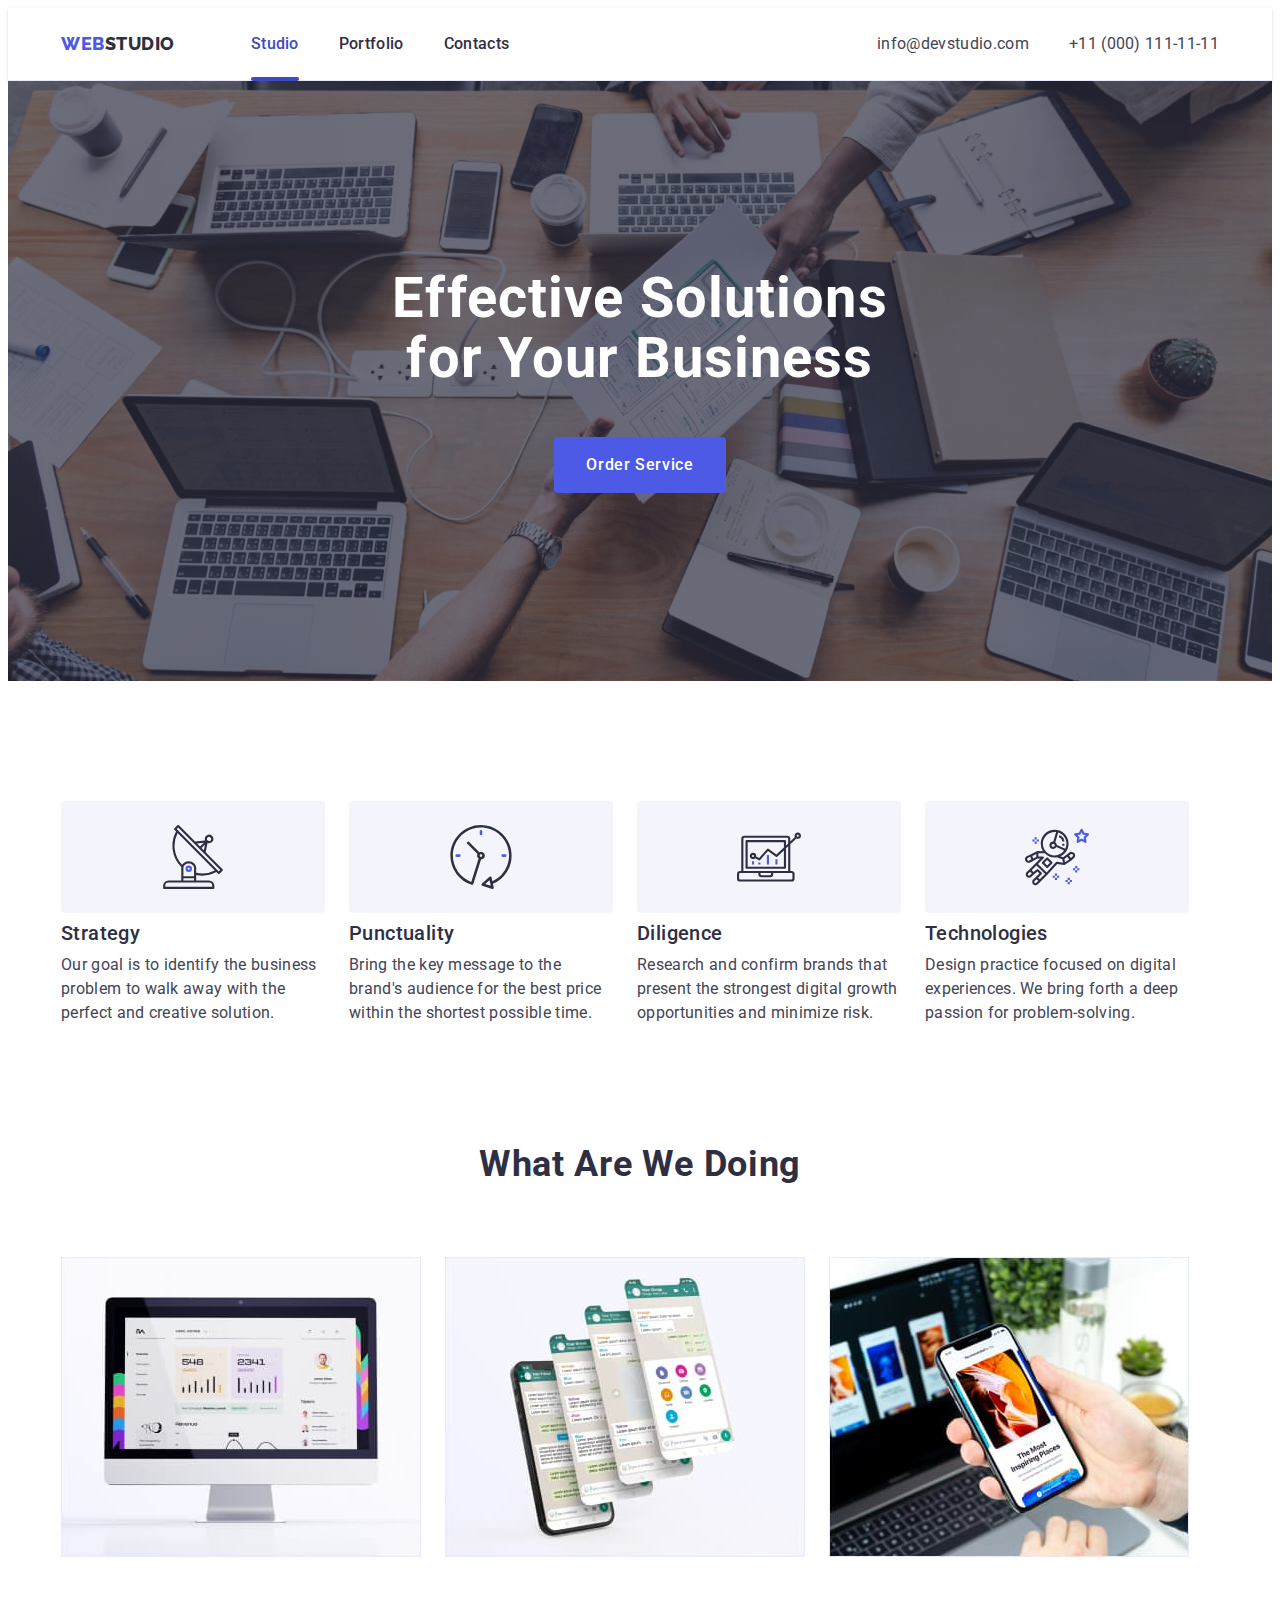
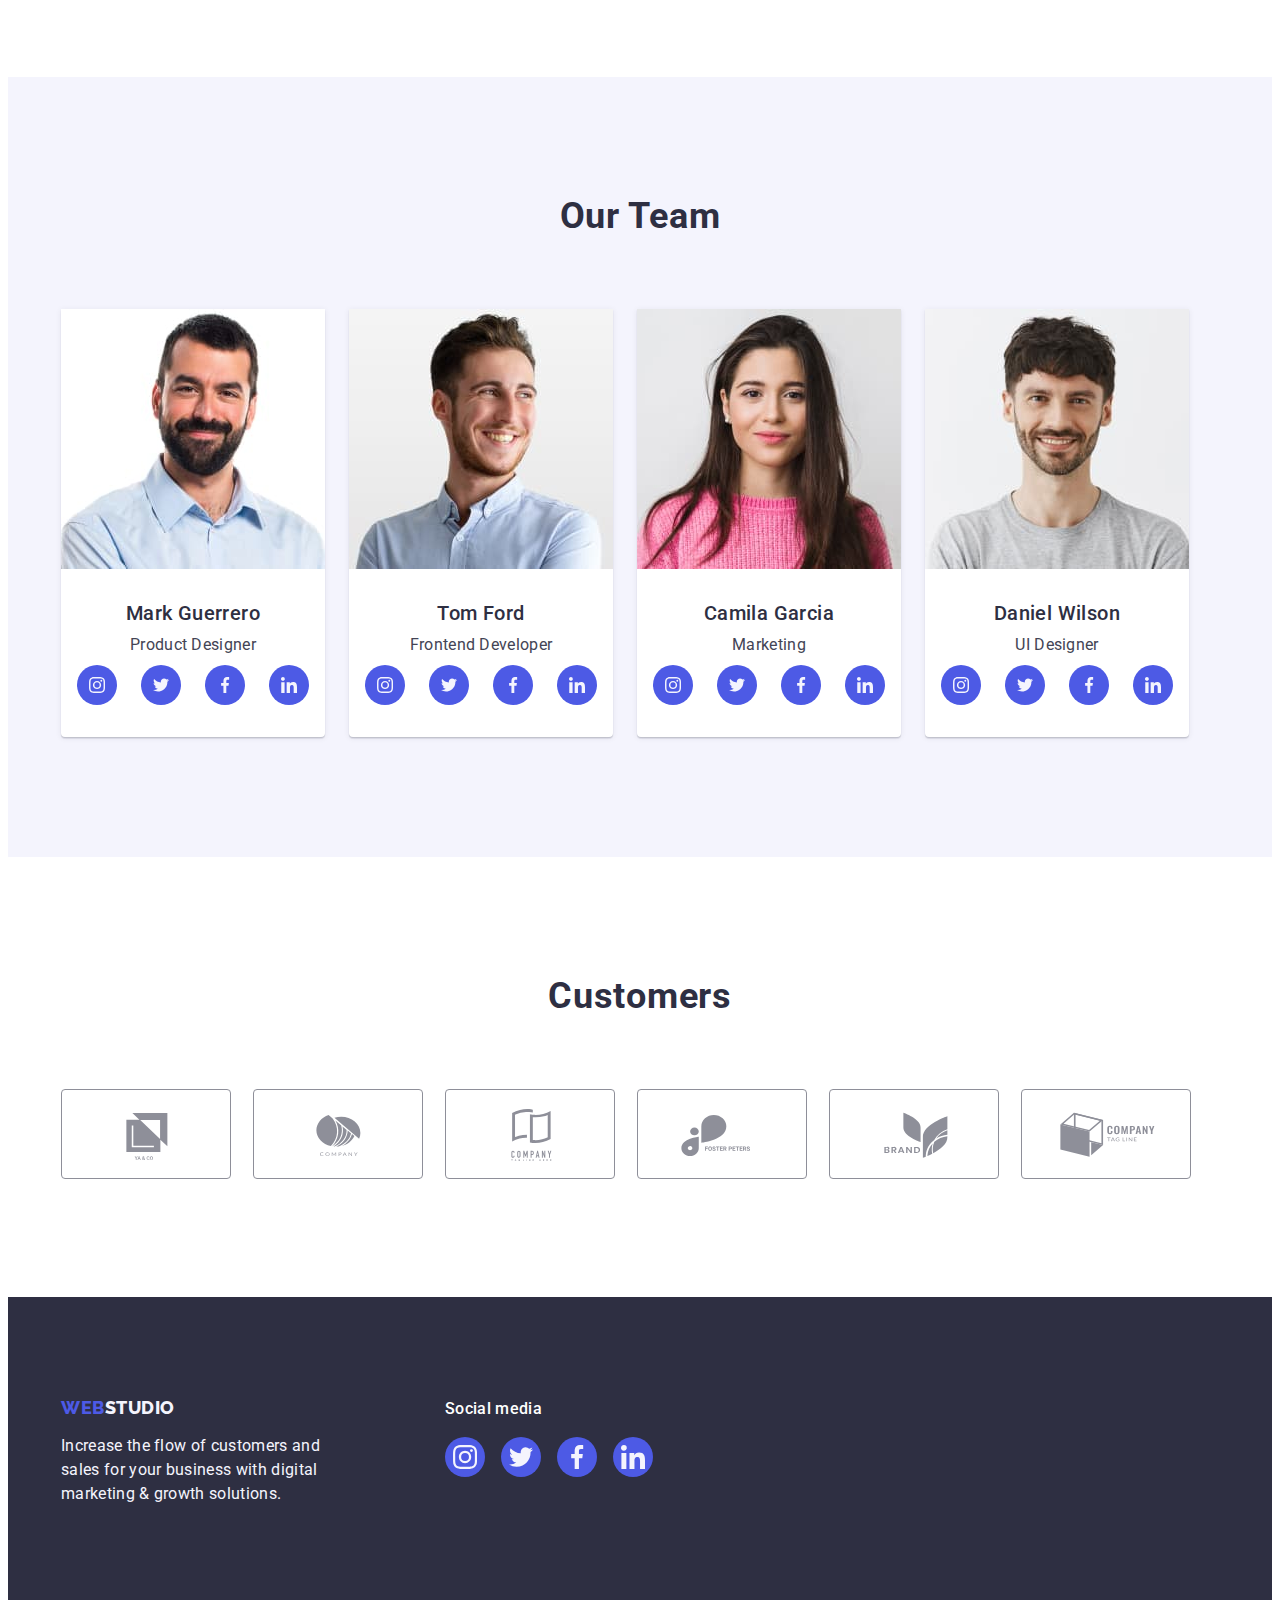
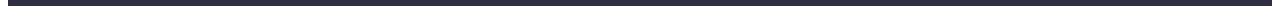
<file: index.html>
<!DOCTYPE html>
<html lang="en">
  <head>
    <meta charset="UTF-8" />
    <meta http-equiv="X-UA-Compatible" content="IE=edge" />
    <meta name="viewport" content="width=device-width, initial-scale=1.0" />
    <title>Document</title>
    <link rel="preconnect" href="https://fonts.googleapis.com" />
    <link rel="preconnect" href="https://fonts.gstatic.com" crossorigin />
    <link
      href="https://fonts.googleapis.com/css2?family=Montserrat:wght@400;700&family=Raleway:wght@800&family=Roboto:wght@400;500;700;900&display=swap"
      rel="stylesheet"
    />
    <link
      rel="stylesheet"
      href="https://cdnjs.cloudflare.com/ajax/libs/modern-normalize/1.1.0/modern-normalize.min.css"
      integrity="sha512-wpPYUAdjBVSE4KJnH1VR1HeZfpl1ub8YT/NKx4PuQ5NmX2tKuGu6U/JRp5y+Y8XG2tV+wKQpNHVUX03MfMFn9Q=="
      crossorigin="anonymous"
      referrerpolicy="no-referrer"
    />
    <link rel="stylesheet" href="./css/styles.css" />
  </head>
  <body>
    <header class="header">
      <div class="conteiner main-nav">
        <a class="logo link" href="./index.html">
          Web<span class="logo-two">Studio</span>
        </a>
        <nav class="site-nav">
          <ul class="list">
            <li class="item">
              <a class="link current" href="./index.html">Studio</a>
            </li>
            <li class="item">
              <a class="link" href="./portfolio.html">Portfolio</a>
            </li>
            <li class="item"><a class="nav link" href="">Contacts</a></li>
          </ul>
        </nav>
        <address class="address">
          <ul class="list">
            <li class="item">
              <a class="link" href="mailto:info@devstudio.com"
                >info@devstudio.com</a
              >
            </li>
            <li class="item">
              <a class="link" href="tel:+110001111111">+11 (000) 111-11-11</a>
            </li>
          </ul>
        </address>
      </div>
    </header>
    <main>
      <!-- hero page -->

      <section class="hero">
        <div class="conteiner">
          <h1 class="hero-title">Effective Solutions for Your Business</h1>
          <button type="button" class="button hero-btn" data-modal-open>
            Order Service
          </button>
        </div>
      </section>

      <section class="section advantages">
        <div class="conteiner">
          <h2 class="section-title visually-hidden">advantages</h2>
          <ul class="list">
            <li class="item">
              <div class="icon-advantages">
                <svg width="64px" height="64px">
                  <use href="./images/icons.svg#icon-antenna"></use>
                </svg>
              </div>
              <h3 class="advantages-list-title">Strategy</h3>
              <p class="text">
                Our goal is to identify the business problem to walk away with
                the perfect and creative solution.
              </p>
            </li>
            <li class="item">
              <div class="icon-advantages">
                <svg width="64px" height="64px">
                  <use href="./images/icons.svg#icon-clock"></use>
                </svg>
              </div>
              <h3 class="advantages-list-title">Punctuality</h3>
              <p class="text">
                Bring the key message to the brand's audience for the best price
                within the shortest possible time.
              </p>
            </li>
            <li class="item">
              <div class="icon-advantages">
                <svg width="64px" height="64px">
                  <use href="./images/icons.svg#icon-diagram"></use>
                </svg>
              </div>
              <h3 class="advantages-list-title">Diligence</h3>
              <p class="text">
                Research and confirm brands that present the strongest digital
                growth opportunities and minimize risk.
              </p>
            </li>
            <li class="item">
              <div class="icon-advantages">
                <svg width="64px" height="64px">
                  <use href="./images/icons.svg#icon-astronaut"></use>
                </svg>
              </div>
              <h3 class="advantages-list-title">Technologies</h3>
              <p class="text">
                Design practice focused on digital experiences. We bring forth a
                deep passion for problem-solving.
              </p>
            </li>
          </ul>
        </div>
      </section>

      <section class="section work">
        <div class="conteiner">
          <h2 class="section-title">What Are We Doing</h2>
          <ul class="list">
            <li class="item">
              <img
                class="img"
                src="./images/img1.jpg"
                alt="properties 1"
                width="360"
              />
            </li>
            <li class="item">
              <img
                class="img"
                src="./images/img2.jpg"
                alt="properties 2"
                width="360"
              />
            </li>
            <li class="item">
              <img
                class="img"
                src="./images/img3.jpg"
                alt="properties 3"
                width="360"
              />
            </li>
          </ul>
        </div>
      </section>

      <section class="section team">
        <div class="conteiner">
          <h2 class="section-title">Our Team</h2>
          <ul class="team-list list">
            <li class="person">
              <img
                class="img"
                src="./images/photo1.jpg"
                alt="Photo Mark Guerrero"
                width="264"
              />
              <div class="card">
                <h3 class="name">Mark Guerrero</h3>
                <p class="text">Product Designer</p>
                <ul class="soc-list list">
                  <li class="soc-list-item">
                    <a href="" class="link">
                      <svg class="soc-list-icon" width="16px" height="16px">
                        <use
                          href="./images/icons.svg#icon-instagram"
                        ></use></svg
                    ></a>
                  </li>
                  <li class="soc-list-item">
                    <a href="" class="link">
                      <svg class="soc-list-icon" width="16px" height="16px">
                        <use href="./images/icons.svg#icon-twitter"></use></svg
                    ></a>
                  </li>
                  <li class="soc-list-item">
                    <a href="" class="link">
                      <svg class="soc-list-icon" width="16px" height="16px">
                        <use href="./images/icons.svg#icon-facebook"></use></svg
                    ></a>
                  </li>
                  <li class="soc-list-item">
                    <a href="" class="link">
                      <svg class="soc-list-icon" width="16px" height="16px">
                        <use href="./images/icons.svg#icon-linkedin"></use></svg
                    ></a>
                  </li>
                </ul>
              </div>
            </li>
            <li class="person">
              <img
                class="img"
                src="./images/photo2.jpg"
                alt="Photo Tom Ford"
                width="264"
              />
              <div class="card">
                <h3 class="name">Tom Ford</h3>
                <p class="text">Frontend Developer</p>
                <ul class="soc-list list">
                  <li class="soc-list-item">
                    <a href="" class="link">
                      <svg class="soc-list-icon" width="16px" height="16px">
                        <use
                          href="./images/icons.svg#icon-instagram"
                        ></use></svg
                    ></a>
                  </li>
                  <li class="soc-list-item">
                    <a href="" class="link">
                      <svg class="soc-list-icon" width="16px" height="16px">
                        <use href="./images/icons.svg#icon-twitter"></use></svg
                    ></a>
                  </li>
                  <li class="soc-list-item">
                    <a href="" class="link">
                      <svg class="soc-list-icon" width="16px" height="16px">
                        <use href="./images/icons.svg#icon-facebook"></use></svg
                    ></a>
                  </li>
                  <li class="soc-list-item">
                    <a href="" class="link">
                      <svg class="soc-list-icon" width="16px" height="16px">
                        <use href="./images/icons.svg#icon-linkedin"></use></svg
                    ></a>
                  </li>
                </ul>
              </div>
            </li>
            <li class="person">
              <img
                class="img"
                src="./images/photo3.jpg"
                alt="Photo Camila Garcia"
                width="264"
              />
              <div class="card">
                <h3 class="name">Camila Garcia</h3>
                <p class="text">Marketing</p>
                <ul class="soc-list list">
                  <li class="soc-list-item">
                    <a href="" class="link">
                      <svg class="soc-list-icon" width="16px" height="16px">
                        <use
                          href="./images/icons.svg#icon-instagram"
                        ></use></svg
                    ></a>
                  </li>
                  <li class="soc-list-item">
                    <a href="" class="link">
                      <svg class="soc-list-icon" width="16px" height="16px">
                        <use href="./images/icons.svg#icon-twitter"></use></svg
                    ></a>
                  </li>
                  <li class="soc-list-item">
                    <a href="" class="link">
                      <svg class="soc-list-icon" width="16px" height="16px">
                        <use href="./images/icons.svg#icon-facebook"></use></svg
                    ></a>
                  </li>
                  <li class="soc-list-item">
                    <a href="" class="link">
                      <svg class="soc-list-icon" width="16px" height="16px">
                        <use href="./images/icons.svg#icon-linkedin"></use></svg
                    ></a>
                  </li>
                </ul>
              </div>
            </li>
            <li class="person">
              <img
                class="img"
                src="./images/photo4.jpg"
                alt="Photo Daniel Wilson"
                width="264"
              />
              <div class="card">
                <h3 class="name">Daniel Wilson</h3>
                <p class="text">UI Designer</p>
                <ul class="soc-list list">
                  <li class="soc-list-item">
                    <a href="" class="link">
                      <svg class="soc-list-icon" width="16px" height="16px">
                        <use
                          href="./images/icons.svg#icon-instagram"
                        ></use></svg
                    ></a>
                  </li>
                  <li class="soc-list-item">
                    <a href="" class="link">
                      <svg class="soc-list-icon" width="16px" height="16px">
                        <use href="./images/icons.svg#icon-twitter"></use></svg
                    ></a>
                  </li>
                  <li class="soc-list-item">
                    <a href="" class="link">
                      <svg class="soc-list-icon" width="16px" height="16px">
                        <use href="./images/icons.svg#icon-facebook"></use></svg
                    ></a>
                  </li>
                  <li class="soc-list-item">
                    <a href="" class="link">
                      <svg class="soc-list-icon" width="16px" height="16px">
                        <use href="./images/icons.svg#icon-linkedin"></use></svg
                    ></a>
                  </li>
                </ul>
              </div>
            </li>
          </ul>
        </div>
      </section>

      <section class="section customers">
        <div class="conteiner">
          <h2 class="section-title">Customers</h2>
          <ul class="customers-list list">
            <li class="customers-list-item">
              <a href="" class="link">
                <svg class="customers-list-icon" width="104px" height="56px">
                  <use href="./images/icons.svg#icon-Logo-ya-co"></use></svg
              ></a>
            </li>
            <li class="customers-list-item">
              <a href="" class="link">
                <svg class="customers-list-icon" width="104px" height="56px">
                  <use href="./images/icons.svg#icon-Logo-company-2"></use></svg
              ></a>
            </li>
            <li class="customers-list-item">
              <a href="" class="link">
                <svg class="customers-list-icon" width="104px" height="56px">
                  <use href="./images/icons.svg#icon-Logo-company"></use></svg
              ></a>
            </li>
            <li class="customers-list-item">
              <a href="" class="link">
                <svg class="customers-list-icon" width="104px" height="56px">
                  <use
                    href="./images/icons.svg#icon-Logo-foster-peters"
                  ></use></svg
              ></a>
            </li>
            <li class="customers-list-item">
              <a href="" class="link">
                <svg class="customers-list-icon" width="104px" height="56px">
                  <use href="./images/icons.svg#icon-Logo-brand"></use></svg
              ></a>
            </li>
            <li class="customers-list-item">
              <a href="" class="link">
                <svg class="customers-list-icon" width="104px" height="56px">
                  <use
                    href="./images/icons.svg#icon-Logo-company-tagline"
                  ></use></svg
              ></a>
            </li>
          </ul>
        </div>
      </section>
    </main>

    <footer class="footer">
      <div class="conteiner footer-flex">
        <div>
          <a class="logo link" href="./index.html">
            Web<span class="logo-three">Studio</span>
          </a>
          <p class="footer-text">
            Increase the flow of customers and sales for your business with
            digital marketing & growth solutions.
          </p>
        </div>
        <div class="social-media">
          <p class="social-media-title">Social media</p>
          <ul class="soc-list list">
            <li class="soc-list-item">
              <a href="" class="link">
                <svg class="soc-list-icon" width="24px" height="24px">
                  <use href="./images/icons.svg#icon-instagram"></use></svg
              ></a>
            </li>
            <li class="soc-list-item">
              <a href="" class="link">
                <svg class="soc-list-icon" width="24px" height="24px">
                  <use href="./images/icons.svg#icon-twitter"></use></svg
              ></a>
            </li>
            <li class="soc-list-item">
              <a href="" class="link">
                <svg class="soc-list-icon" width="24px" height="24px">
                  <use href="./images/icons.svg#icon-facebook"></use></svg
              ></a>
            </li>
            <li class="soc-list-item">
              <a href="" class="link">
                <svg class="soc-list-icon" width="24px" height="24px">
                  <use href="./images/icons.svg#icon-linkedin"></use></svg
              ></a>
            </li>
          </ul>
        </div>
      </div>
    </footer>
    <div class="backdrop is-hidden" data-modal>
      <div class="modal">
        <button type="button" class="button close-button" data-modal-close>
          <svg class="close-icon" width="8px" height="8px">
            <use href="./images/icons.svg#icon-close-black"></use>
          </svg>
        </button>
      </div>
    </div>
    <script src="./js/modal.js"></script>
  </body>
</html>
</file>
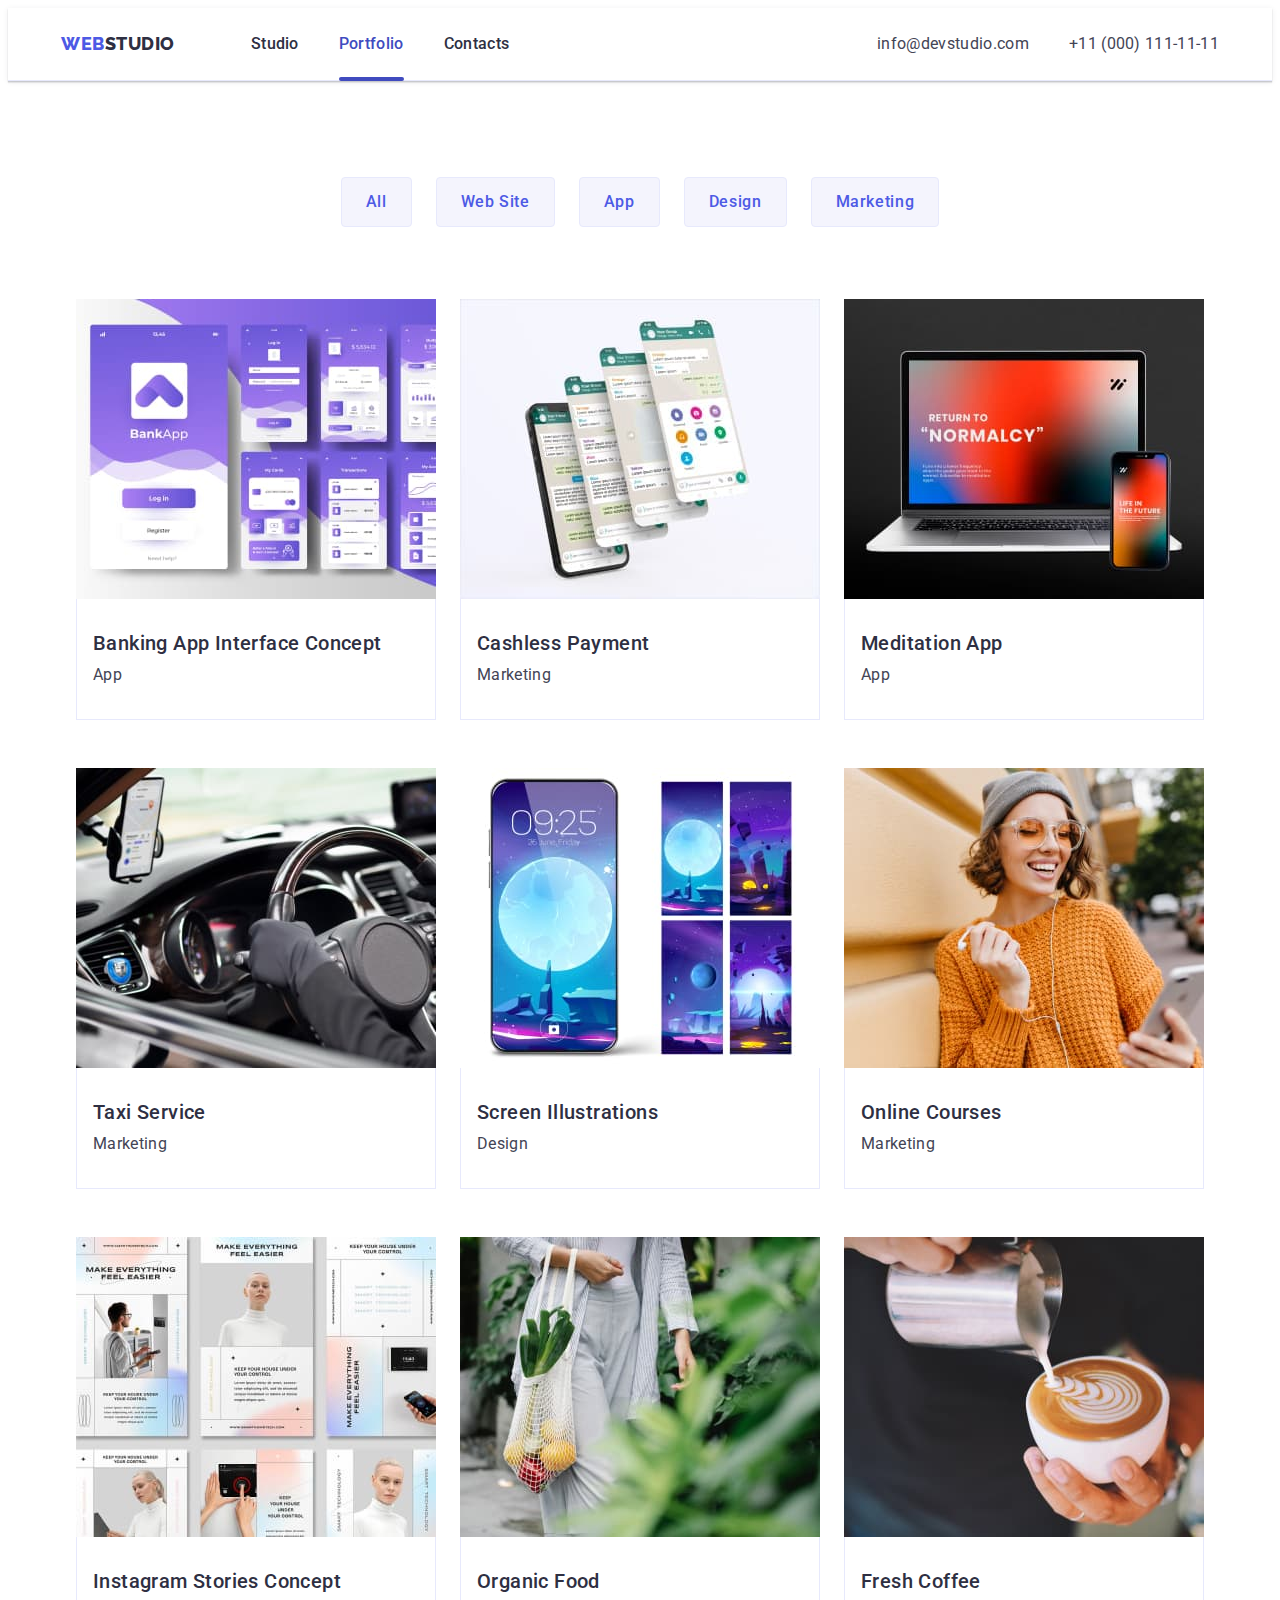
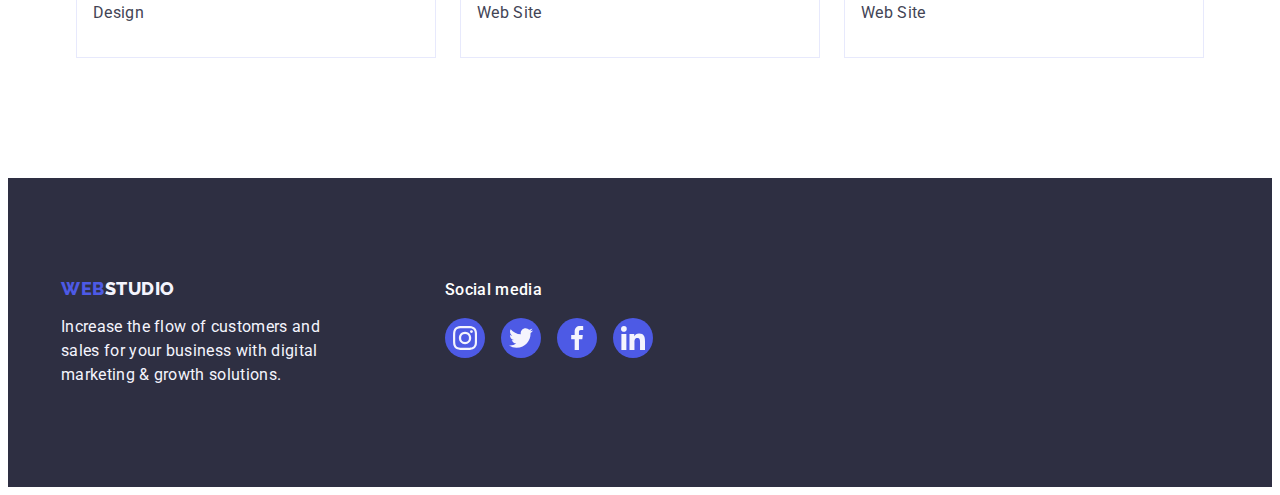
<file: portfolio.html>
<!DOCTYPE html>
<html lang="en">
  <head>
    <meta charset="UTF-8" />
    <meta http-equiv="X-UA-Compatible" content="IE=edge" />
    <meta name="viewport" content="width=device-width, initial-scale=1.0" />
    <title>Document</title>
    <link rel="preconnect" href="https://fonts.googleapis.com" />
    <link rel="preconnect" href="https://fonts.gstatic.com" crossorigin />
    <link
      href="https://fonts.googleapis.com/css2?family=Montserrat:wght@400;700&family=Raleway:wght@800&family=Roboto:wght@400;500;700;900&display=swap"
      rel="stylesheet"
    />
    <link
      rel="stylesheet"
      href="https://cdnjs.cloudflare.com/ajax/libs/modern-normalize/1.1.0/modern-normalize.min.css"
      integrity="sha512-wpPYUAdjBVSE4KJnH1VR1HeZfpl1ub8YT/NKx4PuQ5NmX2tKuGu6U/JRp5y+Y8XG2tV+wKQpNHVUX03MfMFn9Q=="
      crossorigin="anonymous"
      referrerpolicy="no-referrer"
    />
    <link rel="stylesheet" href="./css/styles.css" />
  </head>
  <body>
    <header class="header">
      <div class="conteiner main-nav">
        <a class="logo link" href="./index.html">
          Web<span class="logo-two">Studio</span>
        </a>
        <nav class="site-nav">
          <ul class="list">
            <li class="item">
              <a class="nav link" href="./index.html">Studio</a>
            </li>
            <li class="item">
              <a class="nav link current" href="./portfolio.html">Portfolio</a>
            </li>
            <li class="item"><a class="nav link" href="">Contacts</a></li>
          </ul>
        </nav>
        <address class="address">
          <ul class="list">
            <li class="item">
              <a class="address link" href="mailto:info@devstudio.com"
                >info@devstudio.com</a
              >
            </li>
            <li class="item">
              <a class="address link" href="tel:+110001111111"
                >+11 (000) 111-11-11</a
              >
            </li>
          </ul>
        </address>
      </div>
    </header>
    <main>
      <section class="section projects">
        <div class="conteiner">
          <h1 class="visually-hidden">Projects</h1>
          <ul class="list list-button">
            <li class="item">
              <button class="button portfolio" type="button">All</button>
            </li>
            <li class="item">
              <button class="button portfolio" type="button">Web Site</button>
            </li>
            <li class="item">
              <button class="button portfolio" type="button">App</button>
            </li>
            <li class="item">
              <button class="button portfolio" type="button">Design</button>
            </li>
            <li class="item">
              <button class="button portfolio" type="button">Marketing</button>
            </li>
          </ul>
          <ul class="list list-card">
            <li class="item">
              <a class="link card-link" href=" ">
                <div class="card-cover-wrap">
                  <img
                    class="img"
                    src="./images/work1.jpg"
                    width="360"
                    alt="banking app interface"
                  />
                  <div class="card-cover-text">
                    <p>
                      14 Stylish and User-Friendly App Design Concepts · Task
                      Manager App · Calorie Tracker App · Exotic Fruit Ecommerce
                      App · Cloud Storage App
                    </p>
                  </div>
                </div>
                <div class="card">
                  <h2 class="list-title">Banking App Interface Concept</h2>
                  <p class="text">App</p>
                </div>
              </a>
            </li>
            <li class="item">
              <a class="link card-link" href="">
                <div class="card-cover-wrap">
                  <img
                    class="img"
                    src="./images/work2.jpg"
                    width="360"
                    alt="QRcode scanning"
                  />
                  <div class="card-cover-text">
                    <p>
                      14 Stylish and User-Friendly App Design Concepts · Task
                      Manager App · Calorie Tracker App · Exotic Fruit Ecommerce
                      App · Cloud Storage App
                    </p>
                  </div>
                </div>
                <div class="card">
                  <h2 class="list-title">Cashless Payment</h2>
                  <p class="text">Marketing</p>
                </div></a
              >
            </li>
            <li class="item">
              <a class="link card-link" href="">
                <div class="card-cover-wrap">
                  <img
                    class="img"
                    src="./images/work3.jpg"
                    width="360"
                    alt="Meditation App on laptop/tel display "
                  />
                  <div class="card-cover-text">
                    <p>
                      14 Stylish and User-Friendly App Design Concepts · Task
                      Manager App · Calorie Tracker App · Exotic Fruit Ecommerce
                      App · Cloud Storage App
                    </p>
                  </div>
                </div>
                <div class="card">
                  <h2 class="list-title">Meditation App</h2>
                  <p class="text">App</p>
                </div></a
              >
            </li>
            <li class="item">
              <a class="link card-link" href=""
                ><div class="card-cover-wrap">
                  <img
                    class="img"
                    src="./images/work4.jpg"
                    width="360"
                    alt="taxist drives a car"
                  />
                  <div class="card-cover-text">
                    <p>
                      14 Stylish and User-Friendly App Design Concepts · Task
                      Manager App · Calorie Tracker App · Exotic Fruit Ecommerce
                      App · Cloud Storage App
                    </p>
                  </div>
                </div>
                <div class="card">
                  <h2 class="list-title">Taxi Service</h2>
                  <p class="text">Marketing</p>
                </div></a
              >
            </li>
            <li class="item">
              <a class="link card-link" href="">
                <div class="card-cover-wrap">
                  <img
                    class="img"
                    src="./images/work5.jpg"
                    width="360"
                    alt=" four screen illustrations, illustration on tel"
                  />
                  <div class="card-cover-text">
                    <p>
                      14 Stylish and User-Friendly App Design Concepts · Task
                      Manager App · Calorie Tracker App · Exotic Fruit Ecommerce
                      App · Cloud Storage App
                    </p>
                  </div>
                </div>
                <div class="card">
                  <h2 class="list-title">Screen Illustrations</h2>
                  <p class="text">Design</p>
                </div>
              </a>
            </li>
            <li class="item">
              <a class="link card-link" href="">
                <div class="card-cover-wrap">
                  <img
                    class="img"
                    src="./images/work6.jpg"
                    width="360"
                    alt="girl with a phone "
                  />
                  <div class="card-cover-text">
                    <p>
                      14 Stylish and User-Friendly App Design Concepts · Task
                      Manager App · Calorie Tracker App · Exotic Fruit Ecommerce
                      App · Cloud Storage App
                    </p>
                  </div>
                </div>
                <div class="card">
                  <h2 class="list-title">Online Courses</h2>
                  <p class="text">Marketing</p>
                </div></a
              >
            </li>
            <li class="item">
              <a class="link card-link" href="">
                <div class="card-cover-wrap">
                  <img
                    class="img"
                    src="./images/work7.jpg"
                    width="360"
                    alt="cards stories"
                  />
                  <div class="card-cover-text">
                    <p>
                      14 Stylish and User-Friendly App Design Concepts · Task
                      Manager App · Calorie Tracker App · Exotic Fruit Ecommerce
                      App · Cloud Storage App
                    </p>
                  </div>
                </div>
                <div class="card">
                  <h2 class="list-title">Instagram Stories Concept</h2>
                  <p class="text">Design</p>
                </div></a
              >
            </li>
            <li class="item">
              <a class="link card-link" href=" ">
                <div class="card-cover-wrap">
                  <img
                    class="img"
                    src="./images/work8.jpg"
                    width="360"
                    alt="women with bag of groceries"
                  />
                  <div class="card-cover-text">
                    <p>
                      14 Stylish and User-Friendly App Design Concepts · Task
                      Manager App · Calorie Tracker App · Exotic Fruit Ecommerce
                      App · Cloud Storage App
                    </p>
                  </div>
                </div>
                <div class="card">
                  <h2 class="list-title">Organic Food</h2>
                  <p class="text">Web Site</p>
                </div></a
              >
            </li>
            <li class="item">
              <a class="link card-link" href="">
                <div class="card-cover-wrap">
                  <img
                    class="img"
                    src="./images/work9.jpg"
                    width="360"
                    alt="man makes coffee"
                  />
                  <div class="card-cover-text">
                    <p>
                      14 Stylish and User-Friendly App Design Concepts · Task
                      Manager App · Calorie Tracker App · Exotic Fruit Ecommerce
                      App · Cloud Storage App
                    </p>
                  </div>
                </div>
                <div class="card">
                  <h2 class="list-title">Fresh Coffee</h2>
                  <p class="text">Web Site</p>
                </div></a
              >
            </li>
          </ul>
        </div>
      </section>
    </main>
    <footer class="footer">
      <div class="conteiner footer-flex">
        <div>
          <a class="logo link" href="./index.html">
            Web<span class="logo-three">Studio</span>
          </a>
          <p class="footer-text">
            Increase the flow of customers and sales for your business with
            digital marketing & growth solutions.
          </p>
        </div>
        <div class="social-media">
          <p class="social-media-title">Social media</p>
          <ul class="soc-list list">
            <li class="soc-list-item">
              <a href="" class="link">
                <svg class="soc-list-icon" width="24px" height="24px">
                  <use href="./images/icons.svg#icon-instagram"></use></svg
              ></a>
            </li>
            <li class="soc-list-item">
              <a href="" class="link">
                <svg class="soc-list-icon" width="24px" height="24px">
                  <use href="./images/icons.svg#icon-twitter"></use></svg
              ></a>
            </li>
            <li class="soc-list-item">
              <a href="" class="link">
                <svg class="soc-list-icon" width="24px" height="24px">
                  <use href="./images/icons.svg#icon-facebook"></use></svg
              ></a>
            </li>
            <li class="soc-list-item">
              <a href="" class="link">
                <svg class="soc-list-icon" width="24px" height="24px">
                  <use href="./images/icons.svg#icon-linkedin"></use></svg
              ></a>
            </li>
          </ul>
        </div>
      </div>
    </footer>
  </body>
</html>
</file>
<file: css/styles.css>
/* Palitra */
/* цвет осн текста #434455 */
/* цвет заголовка #2E2F42  */
/* белый цвет #fff */
/* цвет фон #E7E9FC */
/* цвет фона футер #2E2F42 */
/* цвет фона вторичный #F4F4FD */
/* цвет фона #FFFFFF */
/* цвет ховер фокус #404BBF */
/* цвет текста footer #F4F4FD*/
/* цвет logo-one #4D5AE5 */
/* цвет logo-two #2E2F42 */
/* цвет logo-three #F4F4FD */


:root {
    --primary-text-color:#434455;
    --title-color:#2E2F42;
    --primary-bcg-color:#FFFFFF;
    --footer-bcg-color:#2E2F42;

    --transition: 250ms cubic-bezier(0.4, 0, 0.2, 1) ;
}
.section{
    padding-top: 120px;
    padding-bottom: 120px;
}

.conteiner {
width: 1158px;

padding-left: 15px;
padding-right: 15px;
margin-left: auto;
margin-right: auto;
/* border: 1px solid red; */
}

p, h1, h2, h3, h4, h5, h6 {
    margin: 0;
}

ul {
    margin:0;
    padding-left: 0;
}

.img{
    display: block;
}

body {
    background-color: #FFFFFF ;
    color: var(--primary-text-color);


    font-family: Roboto, sans-serif;
    letter-spacing: 0.02em;
    font-size: 16px;
    line-height: 1.5;

}

/* Button */

.button{
    font-family: 'Roboto', sans-serif;
    font-weight: 500;
    font-size: 16px;
    line-height: 1.5;
    letter-spacing: 0.04em;
    cursor: pointer;
}

.link {
    text-decoration: none;
    
}

.list {
    list-style: none;
}

.visually-hidden {
    position: absolute;
    width: 1px;
    height: 1px;
    margin: -1px;
    border: 0;
    padding: 0;

    white-space: nowrap;
    clip-path: inset(100%);
    clip: rect(0 0 0 0);
    overflow: hidden;
}


/* title */

.section-title {
    margin-bottom: 72px;

    color: var(--title-color);

    font-weight: 700;
    font-size: 36px;
    line-height: 1.11;
    text-align: center;
    letter-spacing: 0.02em;
    }
    


/* logo */

.logo{
    color: #4D5AE5;

    font-family: Raleway, sans-serif;
    font-weight: 800;
    font-size: 18px;
    line-height: 1.17;
    letter-spacing: 0.03em;
    text-transform: uppercase;
    }

.logo-two {
    color: #2E2F42;
}
.logo-three {
    color: #F4F4FD;
}

/* Header */

.current {
    position: relative;
}

.current::after{
position: absolute;
bottom: -1px;
left:0;
content: '';
width: 100%;
height: 4px;
background: #404BBF;
border-radius: 2px;

}
.site-nav .link.current{
    color:#404BBF;
}

.main-nav{
    display:flex;
    align-items:center;
}
.header{
    border-bottom: 1px solid #E7E9FC;
    box-shadow: 0px 2px 1px rgba(46, 47, 66, 0.08), 
    0px 1px 1px rgba(46, 47, 66, 0.16), 
    0px 1px 6px rgba(46, 47, 66, 0.08);
}
.main-nav .logo{
    margin-right: 76px;
}

.site-nav .list,
.address .list{
    display: flex;
}

.site-nav .item:not(:last-child),
.address .item:not(:last-child) {
    margin-right: 40px;
}
.site-nav .link {     
    display: block;
    padding-top: 24px;
    padding-bottom: 24px;
    color: #2E2F42 ;

    font-weight: 500;
    font-size: 16px;
    line-height: 1.5;

    transition: color var(--transition);
      
}

.address {
    font-style: normal;
    margin-left: auto;
}

.address .link {
    color: #434455;
    padding-top: 24px;
    padding-bottom: 24px;

    font-weight: 400;
    font-size: 16px;
    line-height: 1.5;

    transition: color var(--transition);
}
    
.site-nav .link:hover,
.site-nav .link:focus,
.address .link:hover,
.address .link:focus {
    color: #404BBF;
}
.nav .link:active{
    color: #404BBF;
}


/* footer */

.footer-flex{
    display: flex;
    gap: 120px;
    justify-content: flex-start;
}
.footer {
    padding-top: 100px;
    padding-bottom: 100px;
    background-color: var(--footer-bcg-color);
}

.footer-text {
    width: 264px;
    color: #F4F4FD;
}



.footer .logo{
    display: inline-block;
    margin-bottom: 16px;
}

.social-media-title{
    font-weight: 500;
    color: #FFFFFF;
    margin-bottom: 16px;
}

.social-media .soc-list {
    display: flex;
    gap: 16px;
    
}

.social-media .link {
    transition: background-color var(--transition);

}

.social-media .soc-list-item .link:hover,
.social-media .soc-list-item .link:focus {
    background-color: #31D0AA;
}


/* Studio */

/* Hero */

.hero{
    padding: 188px 0;
    background-image:linear-gradient(rgba(46, 47, 66, 0.7), 
    rgba(46, 47, 66, 0.7) ), 
    url(../images/hero-bcg.jpg);
    background-repeat: no-repeat;
    background-position: center;
    background-size: cover;
    max-width: 1440px;
    margin-left: auto;
    margin-right: auto;
    text-align: center;
}



.hero-title{
    max-width: 496px;
    margin: 0 auto;
    margin-bottom: 48px;

    color: #FFFFFF;

    font-weight: 700;
    font-size: 56px;
    line-height: 1.07;
    text-align: center;
    letter-spacing: 0.02em
    }


.hero-btn{
    padding: 16px 32px;
    border: none;
    border-radius: 4px;

    background-color:#4D5AE5 ;
    color:#FFFFFF ;

    transition: background-color var(--transition);
}
.hero-btn:hover,
.hero-btn:focus{
    background-color: #404BBF;
}


/* advantages */

.advantages{
    padding-bottom: 0;
}

.advantages .list {
    display: flex;
    font-weight: wrap;
}

.advantages .item {
    width: 264px;
}
.advantages .item:not(:last-child){
    margin-right: 24px;
}


.advantages-list-title{
    margin-bottom: 8px;

    color: var(--title-color);
    font-weight: 500;
    font-size: 20px;
    line-height: 1.2;
    letter-spacing: 0.02em    
}

.icon-advantages{
    display: flex;
    align-items: center;
    justify-content: center;
    width: 264px;
    height: 112px;
    background: #F4F4FD;
    border-radius: 4px;
    margin-bottom: 8px;
}
/* work */



.work .list{
    display: flex;
}

.work .item:not(:last-child){
    margin-right: 24px;
}




/* team */

.team {
    background-color: #F4F4FD;
}

.team-list{
    display: flex;
}

.team-list .soc-list{
    display: flex;
    gap: 24px;
}

.soc-list-item{
    width: 40px;
    height: 40px;

    }

.soc-list-item .link{
    display: flex;
    justify-content: center;
    align-items: center;

    width: 100%;
    height: 100%;
    border-radius: 50%;
    background-color: #4D5AE5;

}

.soc-list-icon{
    fill: #F4F4FD;
}
.team-list .soc-list-item .link{
    transition: background-color var(--transition);
}

.team-list .soc-list-item .link:hover,
.team-list .soc-list-item .link:focus{
    background-color: #404BBF;
}


.person{
    width: 264px;
    background-color: #FFFFFF;
    box-shadow: 0px 1px 6px rgba(46, 47, 66, 0.08), 
    0px 1px 1px rgba(46, 47, 66, 0.16), 
    0px 2px 1px rgba(46, 47, 66, 0.08);
    border-radius: 0px 0px 4px 4px;
}
.person:not(:last-child){
    margin-right: 24px;
}
.person .text{
    margin-bottom: 8px;
}


.team .card{
    padding: 32px 16px;
    text-align: center;
}

.name{
    margin-bottom: 8px;

    color:var(--title-color);

    font-weight: 500;
    font-size: 20px;
    line-height: 1.2;
    letter-spacing: 0.02em
}

/* CUSTOMERS */

.customers-list{
    display: flex;
    gap: 24px;
}

.customers-list-item {
    width: 168px;
    height: 88px;
}

.customers-list-item .link {
    display: flex;
    justify-content: center;
    align-items: center;

    width: 100%;
    height: 100%;
    border: 1px solid #8E8F99;
    border-radius: 4px;

}

.customers-list-icon {
    fill:#8E8F99;
}

.customers-list-item .link{
    transition: border-color var(--transition);
}
.customers-list-item .link:hover,
.customers-list-item .link:focus{
    border-color: #404BBF;
    border-radius: 4px;
}

.customers-list-icon{
    transition: fill var(--transition);
}

.customers-list-item .link:hover .customers-list-icon,
.customers-list-item .link:focus .customers-list-icon{
    fill: #404BBF;
}

/* Portfolio */



.projects{
    padding-top: 96px;

}
.projects .list-button,
.projects .list-card{
    display: flex;
    justify-content: center;
    }

.list-button{
    margin-bottom: 72px;
}

.button.portfolio {
    padding: 12px 24px;
    border: 1px solid #E7E9FC;
    border-radius: 4px;

    color: #4D5AE5;
    background-color: #F4F4FD;

    transition: color var(--transition) ,
                border-color var(--transition),
                background-color var(--transition),
                box-shadow var(--transition);
}

.button.portfolio:hover,
.button.portfolio:focus {
    color: #fff;
    border-color: #404BBF;
    background-color: #404BBF;
    box-shadow: 0px 3px 1px rgba(0, 0, 0, 0.1),
        0px 2px 1px rgba(0, 0, 0, 0.08),
        0px 2px 2px rgba(0, 0, 0, 0.12);
}

.list-button .item:not(:last-child){
    margin-right: 24px;
}



.list-card{
    flex-wrap: wrap;
}

.list-card .item{
    margin-right: 24px;
    margin-bottom: 48px;
}
.list-card .item:nth-child(3n){
    margin-right: 0px;
}
.list-card .item:nth-last-child(-n+3){
    margin-bottom: 0;
}


.list-card .card {    
    border-left: 1px solid #E7E9FC;
    border-bottom: 1px solid #E7E9FC;
    border-right: 1px solid #E7E9FC;
    padding-top:32px;
    padding-bottom: 32px;
    padding-left: 16px;
    padding-right: 16px;
}


.list-title{
    margin-bottom: 8px;
    color: var(--title-color);
    font-weight: 500;
    font-size: 20px;
    line-height: 1.2;
    letter-spacing: 0.02em;
}

.link .text{
    color: #434455;
}

.card-cover-wrap {
    position: relative;
    overflow: hidden;
}

.card-cover-text {
    position: absolute;
    top: 0;
    padding: 32px 40px;

    color: #F4F4FD;
    background-color: #4D5AE5;

    height: 100%;
    
    transform: translateY(100%) ;
    transition: transform var(--transition);

    overflow: auto;

   
}
.card-link:hover .card-cover-text,
.card-link:focus .card-cover-text{
    transform: translateY(0);
}

.card-link{
    display: block;
    transition: box-shadow 200ms;
}

.card-link:focus,
.card-link:hover{
    box-shadow: 0px 1px 6px rgba(46, 47, 66, 0.08), 
    0px 1px 1px rgba(46, 47, 66, 0.16), 
    0px 2px 1px rgba(46, 47, 66, 0.08);
}



/* MODAL */

.backdrop {
    position: fixed;
    top: 0;
    width: 100%;
    height: 100%;
    background-color: rgba(46, 47, 66, 0.4);

    transition: opacity var(--transition), 
    visibility var(--transition);
}

.modal {
    position: absolute;
    top: 50%;
    left:50%;
    transform: translate( -50%, -50%) rotateX(0) ;
  
    width: 408px;
    min-height: 576px;
    padding: 20px;
    transition: transform var(--transition);

    background: #FCFCFC;
    box-shadow: 0px 1px 1px rgba(0, 0, 0, 0.14), 
    0px 1px 3px rgba(0, 0, 0, 0.12), 
    0px 2px 1px rgba(0, 0, 0, 0.2);
    border-radius: 4px;

}



.close-icon {
    fill:currentColor;
}

.close-button{
    display: flex;
    justify-content: center;
    align-items: center;
    margin-left: auto;

    transition: background-color var(--transition) , 
    color var(--transition);


    color: #2E2F42 ;
    background: #E7E9FC;
    width: 24px;
    height: 24px;
    border-radius: 50%;
    border: 1px solid rgba(0, 0, 0, 0.1);

}

.close-button:hover, .close-button:focus{
    background-color:#404BBF ;
    color: #FFFFFF ;
}

.is-hidden{
    opacity: 0;
    visibility: hidden;
    pointer-events: none;

}

.backdrop.is-hidden .modal{
    transform: translate(-50%, -50%) perspective(600px) rotateX(90deg);
    
}
</file>
